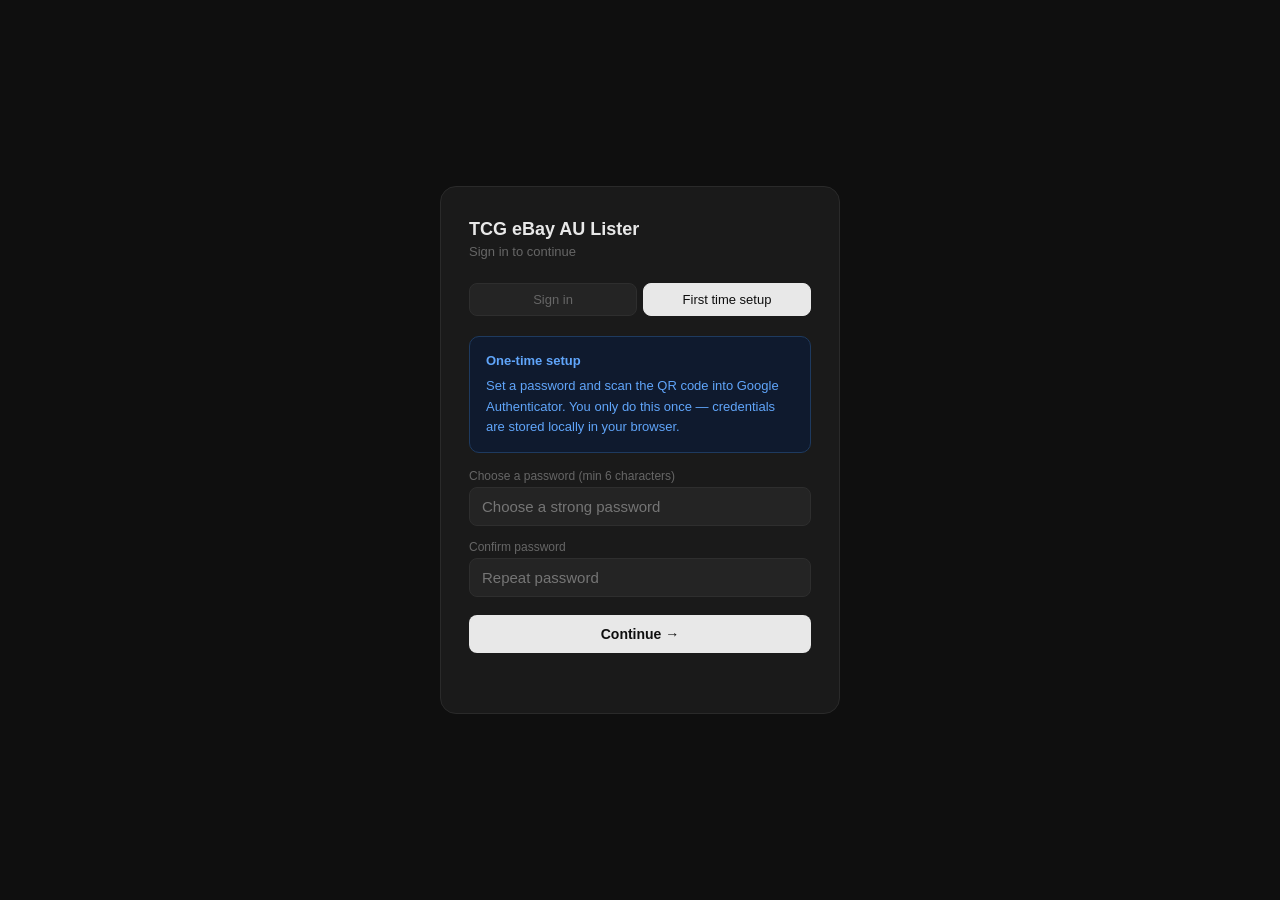
<file: index.html>
<!DOCTYPE html>
<html lang="en">
<head>
  <meta charset="UTF-8" />
  <meta name="viewport" content="width=device-width, initial-scale=1.0" />
  <title>TCG eBay AU Bulk Lister</title>
    <script>
    // Auth gate — redirect to login if no valid session
    (function() {
      const raw = localStorage.getItem('tcg_auth_session');
      if (!raw) { window.location.replace('auth.html'); return; }
      try {
        const s = JSON.parse(raw);
        if (!s.expires || s.expires < Date.now()) {
          localStorage.removeItem('tcg_auth_session');
          window.location.replace('auth.html');
        }
      } catch(e) { window.location.replace('auth.html'); }
    })();
  </script>
  <link rel="stylesheet" href="css/style.css?v=20260820b" />
</head>
<body>
<div class="container">

  <div class="header" style="display:flex; align-items:flex-start; justify-content:space-between; gap:10px; flex-wrap:wrap;">
    <div>
      <h1>TCG eBay AU Bulk Lister</h1>
      <p>Scan · auto-price · export — One Piece, Pokémon, Yu-Gi-Oh! &amp; Gundam <span id="build-stamp" style="opacity:0.4;font-size:11px;">build 20260820b</span></p>
    </div>
    <div style="display:flex; align-items:center; gap:8px; margin-top:4px;">
      <span class="sync-pill" id="sync-pill" onclick="Sync.openModal()">
        🔄 <span id="sync-pill-label">Set up sync</span>
      </span>
      <button onclick="logout()" style="font-size:12px; padding:6px 12px; border-radius:7px; background:none; border:1px solid #2e2e2e; color:#666; cursor:pointer; font-family:inherit; white-space:nowrap;">Sign out</button>
    </div>
  </div>
  <div id="sync-msg" style="display:none; font-size:12px; color:var(--accent); padding:8px 12px; background:#0f1a2e; border:1px solid #1e3a5f; border-radius:8px; margin-bottom:12px;"></div>

  <!-- Sync modal -->
  <div id="sync-modal" style="display:none; position:fixed; inset:0; background:rgba(0,0,0,0.7); z-index:1000; align-items:center; justify-content:center; padding:16px;">
    <div style="background:var(--bg-card); border:1px solid var(--border); border-radius:14px; padding:24px; max-width:380px; width:100%;">
      <h2 style="font-size:16px; margin-bottom:8px;">🔄 Cross-device sync</h2>
      <p style="font-size:13px; color:var(--text-muted); margin-bottom:16px;">
        Use the same sync code on your phone and computer to share your card list. Scan on mobile, export on desktop.
      </p>
      <label style="font-size:12px; color:var(--text-muted); display:block; margin-bottom:4px;">Sync code</label>
      <input type="text" id="sync-code-input" placeholder="e.g. K7M2PQ" maxlength="12"
        style="width:100%; padding:11px; font-size:18px; font-family:monospace; letter-spacing:3px; text-transform:uppercase; text-align:center; margin-bottom:12px;" />
      <div style="display:flex; gap:8px; margin-bottom:12px;">
        <button onclick="Sync.createNew()" class="btn-clear" style="flex:1; padding:10px;">Generate new code</button>
      </div>
      <div style="display:flex; gap:8px; margin-bottom:8px;">
        <button onclick="Sync.pull()" class="btn-bulk" style="flex:1;">⬇ Pull from cloud</button>
        <button onclick="Sync.push()" class="btn-bulk" style="flex:1;">⬆ Push to cloud</button>
      </div>
      <div style="display:flex; gap:8px;">
        <button onclick="Sync.saveAndClose()" class="btn-add" style="flex:1; margin-top:0;">Save &amp; close</button>
        <button onclick="Sync.closeModal()" class="btn-clear" style="padding:10px 16px;">Cancel</button>
      </div>
      <p style="font-size:11px; color:var(--text-hint); margin-top:14px; line-height:1.5;">
        Tip: Generate a code on one device, then enter the same code on the other. Your list pushes automatically as you make changes.
      </p>
    </div>
  </div>

  <input type="hidden" id="api-key-input" />
  <div style="display:none" id="api-status"></div>

  <!-- Stats -->
  <div class="stats">
    <div class="stat"><div class="stat-val" id="stat-count">0</div><div class="stat-label">listings</div></div>
    <div class="stat"><div class="stat-val" id="stat-total">$0.00</div><div class="stat-label">total value (AUD)</div></div>
    <div class="stat"><div class="stat-val" id="stat-avg">—</div><div class="stat-label">avg. price</div></div>
    <div class="stat"><div class="stat-val" id="stat-unpriced">0</div><div class="stat-label">unpriced</div></div>
  </div>

  <!-- AI Scan Section -->
  <div class="card">
    <div style="display:flex; align-items:center; justify-content:space-between; margin-bottom:6px;">
      <h2 style="margin-bottom:0;">📷 Scan cards — any TCG</h2>
      <span style="font-size:11px; color:var(--text-muted);">Auto-detects the game · mix all four freely</span>
    </div>
    <p style="font-size:12px; color:var(--text-muted); margin-bottom:12px;">
      Scan a mixed pile of any of the four games — Claude identifies the game, card, number and variant for each one automatically, then fetches data and pricing. No need to pick a game first.
    </p>

    <!-- Scan mode toggle -->
    <div class="scan-mode-toggle">
      <button class="scan-mode-btn active" id="scan-mode-upload" onclick="Scan.setMode('upload')">📁 Upload</button>
      <button class="scan-mode-btn" id="scan-mode-camera" onclick="Scan.setMode('camera')">📸 Camera</button>
      <button class="scan-mode-btn" id="scan-mode-phone" onclick="Scan.setMode('phone')">📱 Phone (live QR)</button>
    </div>

    <!-- Upload mode -->
    <div id="scan-dropzone" style="border:2px dashed var(--border-md); border-radius:10px; padding:28px; text-align:center; cursor:pointer; transition:border-color 0.15s;">
      <input type="file" id="scan-file-input" accept="image/*" multiple style="display:none;" onchange="Scan.handleFiles(this.files)" />
      <div style="font-size:32px; margin-bottom:8px;">🃏</div>
      <div style="font-size:14px; color:var(--text); margin-bottom:4px;">Click to upload card scans</div>
      <div style="font-size:12px; color:var(--text-muted);">or drag &amp; drop — multiple images at once (JPG, PNG)</div>
    </div>

    <!-- Camera mode (mobile card slinger) -->
    <div id="scan-camera-mode" style="display:none;">
      <input type="file" id="scan-camera-input" accept="image/*" capture="environment" style="display:none;" onchange="Scan.handleFiles(this.files)" />
      <button id="camera-capture-btn" onclick="document.getElementById('scan-camera-input').click()">
        📸 Capture card
      </button>
      <p style="font-size:12px; color:var(--text-muted); text-align:center; margin-top:8px;">
        Point at each card as your slinger flips it. Each capture is scanned, identified &amp; added.
      </p>
      <div style="display:flex; align-items:center; gap:8px; margin-top:10px; justify-content:center;">
        <label style="font-size:12px; color:var(--text-muted); display:flex; align-items:center; gap:6px;">
          <input type="checkbox" id="scan-rapid-mode" checked style="width:auto;" />
          Rapid mode — auto-add high-confidence cards without review
        </label>
      </div>
    </div>

    <!-- Phone live-scan mode (QR connect) -->
    <div id="scan-phone-mode" style="display:none;">
      <div style="display:flex; gap:18px; align-items:center; flex-wrap:wrap; justify-content:center; padding:8px 0;">
        <div style="background:#fff; padding:10px; border-radius:12px; flex-shrink:0;">
          <img id="phone-qr" alt="QR code" style="display:block; width:180px; height:180px;" />
        </div>
        <div style="flex:1; min-width:220px;">
          <div style="font-size:14px; font-weight:600; margin-bottom:6px;">📱 Scan with your phone</div>
          <ol style="font-size:13px; color:var(--text-muted); margin:0 0 10px 18px; line-height:1.7;">
            <li>Open your phone camera and point it at this QR code</li>
            <li>Tap the link to open the scanner page</li>
            <li>Allow camera access, then capture each card</li>
          </ol>
          <div style="font-size:12px; color:var(--text-muted);">Or go to <strong>/capture.html</strong> on your phone and enter code:</div>
          <div id="phone-code" style="font-family:monospace; font-size:24px; letter-spacing:4px; color:var(--text); margin:4px 0;">------</div>
          <a id="phone-link" href="#" target="_blank" style="font-size:11px; color:var(--accent); word-break:break-all;"></a>
        </div>
      </div>
      <div id="phone-status" style="font-size:13px; text-align:center; margin-top:10px; color:var(--amber); font-weight:500;">Waiting for phone to connect…</div>
      <p style="font-size:11px; color:var(--text-muted); text-align:center; margin-top:6px;">
        Cards captured on your phone appear here automatically. High-confidence cards are added straight to your list.
      </p>

      <!-- Live thumbnail strip of incoming captures -->
      <div id="phone-thumbs-wrap" style="display:none; margin-top:12px;">
        <div style="font-size:11px; color:var(--text-muted); margin-bottom:6px; display:flex; align-items:center; gap:10px; flex-wrap:wrap;">
          <span>Recent captures</span>
          <span style="color:var(--green)">● added</span>
          <span style="color:var(--amber)">● review</span>
          <span style="color:#60a5fa">● duplicate</span>
          <span style="color:var(--red)">● unreadable</span>
        </div>
        <div id="phone-thumbs" style="display:flex; gap:8px; overflow-x:auto; padding-bottom:6px; -webkit-overflow-scrolling:touch;"></div>
      </div>
    </div>

    <div id="scan-options" style="display:none; margin-top:12px;">
      <div class="form-row row-2" style="margin-bottom:10px;">
        <div class="field">
          <label>Default condition for scanned cards</label>
          <select id="scan-cond">
            <option value="Near Mint">Near Mint</option>
            <option value="Lightly Played">Lightly Played</option>
            <option value="Moderately Played">Moderately Played</option>
          </select>
        </div>
        <div class="field">
          <label>Auto-price after scan?</label>
          <select id="scan-autoprice">
            <option value="yes">Yes — research price automatically</option>
            <option value="no">No — I'll price later</option>
          </select>
        </div>
      </div>
    </div>

    <div id="scan-progress-wrap" class="progress-bar-wrap" style="display:none; margin-top:12px;">
      <div class="progress-bar-fill" id="scan-progress-fill"></div>
    </div>
    <div id="scan-status" class="bulk-status" style="display:none;"></div>

    <!-- Scan results preview -->
    <div id="scan-results" style="display:none; margin-top:14px;"></div>
  </div>

  <!-- Add Card Form -->
  <div class="card">
    <h2>Add a card manually</h2>

    <div class="game-toggle">
      <button class="game-btn active" id="btn-op" onclick="UI.setGame('onePiece')">One Piece</button>
      <button class="game-btn" id="btn-pk" onclick="UI.setGame('pokemon')">Pokémon</button>
      <button class="game-btn" id="btn-ygo" onclick="UI.setGame('yugioh')">Yu-Gi-Oh!</button>
      <button class="game-btn" id="btn-gd" onclick="UI.setGame('gundam')">Gundam</button>
    </div>

    <!-- One Piece fields -->
    <div id="op-fields">
      <div class="form-row row-5" style="margin-bottom:12px;">
        <div class="field">
          <label>Card number <span style="color:var(--text-muted); font-weight:400;">— press Enter to search</span></label>
          <div class="input-action-row">
            <input type="text" id="f-op-number" placeholder="e.g. OP05-119" maxlength="12" onkeydown="if(event.key==='Enter') UI.searchOPVariants()" />
            <button class="btn-lookup" onclick="UI.searchOPVariants()">Search</button>
          </div>
          <div class="lookup-status" id="lookup-status"></div>
          <!-- hidden fields to store selected variant -->
          <input type="hidden" id="f-op-suffix" value="" />
          <input type="hidden" id="f-op-variant-label" value="" />
          <div id="card-preview" style="display:none; margin-top:8px;">
            <img id="card-preview-img" src="" alt="" style="width:60px; border-radius:5px; border:1px solid #2a2a2a;" />
          </div>
        </div>
        <div class="field">
          <label>Card name</label>
          <input type="text" id="f-op-name" placeholder="e.g. Monkey D. Luffy" />
        </div>
        <div class="field">
          <label>Language</label>
          <select id="f-op-lang">
            <option value="English">English</option>
            <option value="Japanese">Japanese</option>
          </select>
        </div>
        <div class="field">
          <label>Condition</label>
          <select id="f-op-cond">
            <option value="Near Mint">Near Mint</option>
            <option value="Lightly Played">Lightly Played</option>
            <option value="Moderately Played">Moderately Played</option>
          </select>
        </div>
        <div class="field">
          <label>Qty</label>
          <input type="number" id="f-op-qty" value="1" min="1" max="99" />
        </div>
        <input type="hidden" id="f-op-rarity" value="SR" />
      </div>

      <!-- One Piece variant picker -->
      <div id="op-card-picker" style="display:none;">
        <p style="font-size:13px; color:var(--text-muted); margin-bottom:10px;">Multiple variants found — click the correct one:</p>
        <div id="op-card-grid" class="pk-picker"></div>
      </div>
    </div>

    <!-- Pokémon fields -->
    <div id="pk-fields" style="display:none;">
      <div class="form-row row-4" style="margin-bottom:12px;">
        <div class="field">
          <label>Card number <span style="color:var(--text-muted); font-weight:400;">(e.g. 025/198)</span></label>
          <div class="input-action-row">
            <input type="text" id="f-pk-number" placeholder="025/198" maxlength="12" />
            <button class="btn-lookup" id="pk-search-btn" onclick="UI.searchPokemonCard()">Search</button>
          </div>
          <div class="lookup-status" id="pk-lookup-status"></div>
          <div id="pk-card-preview" style="display:none; margin-top:8px;">
            <img id="pk-card-preview-img" src="" alt="" style="width:60px; border-radius:5px; border:1px solid #2a2a2a;" />
          </div>
        </div>
        <div class="field">
          <label>Card name</label>
          <input type="text" id="f-pk-name" placeholder="Auto-filled on search" />
        </div>
        <div class="field">
          <label>Condition</label>
          <select id="f-pk-cond">
            <option value="Near Mint">Near Mint</option>
            <option value="Lightly Played">Lightly Played</option>
            <option value="Moderately Played">Moderately Played</option>
          </select>
        </div>
        <div class="field">
          <label>Qty</label>
          <input type="number" id="f-pk-qty" value="1" min="1" max="99" />
        </div>
      </div>

      <!-- Pokémon card picker grid -->
      <div id="pk-card-picker" style="display:none;">
        <p style="font-size:13px; color:var(--text-muted); margin-bottom:10px;">Multiple cards found — click the correct one:</p>
        <div id="pk-card-grid" class="pk-picker"></div>
      </div>
    </div>

    <!-- Yu-Gi-Oh! fields -->
    <div id="ygo-fields" style="display:none;">
      <div class="form-row row-4" style="margin-bottom:12px;">
        <div class="field">
          <label>Card number <span style="color:var(--text-muted); font-weight:400;">— press Enter to search</span></label>
          <div class="input-action-row">
            <input type="text" id="f-ygo-number" placeholder="e.g. LOCR-JP001" maxlength="16"
              onkeydown="if(event.key==='Enter') UI.searchYugiohCard()" />
            <button class="btn-lookup" onclick="UI.searchYugiohCard()">Search</button>
          </div>
          <div class="lookup-status" id="ygo-lookup-status"></div>
          <div id="ygo-card-preview" style="display:none; margin-top:8px;">
            <img id="ygo-card-preview-img" src="" alt="" style="width:52px; border-radius:5px; border:1px solid #2a2a2a;" />
          </div>
        </div>
        <div class="field">
          <label>Card name</label>
          <input type="text" id="f-ygo-name" placeholder="Auto-filled on search" />
        </div>
        <div class="field">
          <label>Condition</label>
          <select id="f-ygo-cond">
            <option value="Near Mint">Near Mint</option>
            <option value="Lightly Played">Lightly Played</option>
            <option value="Moderately Played">Moderately Played</option>
          </select>
        </div>
        <div class="field">
          <label>Qty</label>
          <input type="number" id="f-ygo-qty" value="1" min="1" max="99" />
        </div>
      </div>
    </div>

    <!-- Gundam fields -->
    <div id="gd-fields" style="display:none;">
      <div class="form-row row-4" style="margin-bottom:12px;">
        <div class="field">
          <label>Card number <span style="color:var(--text-muted); font-weight:400;">— press Enter to search</span></label>
          <div class="input-action-row">
            <input type="text" id="f-gd-number" placeholder="e.g. GD01-068" maxlength="14"
              onkeydown="if(event.key==='Enter') UI.searchGundamCard()" />
            <button class="btn-lookup" onclick="UI.searchGundamCard()">Search</button>
          </div>
          <div class="lookup-status" id="gd-lookup-status"></div>
          <div id="gd-card-preview" style="display:none; margin-top:8px;">
            <img id="gd-card-preview-img" src="" alt="" style="width:52px; border-radius:5px; border:1px solid #2a2a2a;" />
          </div>
        </div>
        <div class="field">
          <label>Card name</label>
          <input type="text" id="f-gd-name" placeholder="Auto-filled on search" />
        </div>
        <div class="field">
          <label>Condition</label>
          <select id="f-gd-cond">
            <option value="Near Mint">Near Mint</option>
            <option value="Lightly Played">Lightly Played</option>
            <option value="Moderately Played">Moderately Played</option>
          </select>
        </div>
        <div class="field">
          <label>Qty</label>
          <input type="number" id="f-gd-qty" value="1" min="1" max="99" />
        </div>
      </div>
    </div>

    <!-- Rarity — shared, populated per game -->
    <div class="form-row row-2" style="margin-bottom:12px;">
      <div class="field">
        <label>Rarity <span style="color:var(--text-muted); font-weight:400;">— auto-detected, override if needed</span></label>
        <select id="f-rarity"></select>
      </div>
      <div class="field" id="pk-finish-wrap" style="display:none;">
        <label>Finish <span style="color:var(--text-muted); font-weight:400;">— Pokémon only</span></label>
        <select id="f-pk-variant" onchange="UI.onPokemonVariantChange && UI.onPokemonVariantChange()">
          <option value="Normal">Normal (non-holo)</option>
          <option value="Holo">Holo</option>
          <option value="Reverse Holo">Reverse Holo</option>
          <option value="Poke Ball">Poké Ball Pattern</option>
          <option value="Master Ball">Master Ball Pattern</option>
        </select>
        <input type="hidden" id="f-pk-marketprice" />
      </div>
    </div>

    <!-- Listing type — shared across all games -->
    <div class="listing-type-row" style="margin-bottom:12px;">
      <label style="font-size:12px; color:var(--text-muted); margin-bottom:6px; display:block;">Listing type</label>
      <div style="display:flex; gap:6px; flex-wrap:wrap;">
        <button class="type-btn active" id="type-lot-1" onclick="UI.setListingType('lot-1')">1x</button>
        <button class="type-btn" id="type-lot-2" onclick="UI.setListingType('lot-2')">2x</button>
        <button class="type-btn" id="type-lot-3" onclick="UI.setListingType('lot-3')">3x</button>
        <button class="type-btn" id="type-lot-4" onclick="UI.setListingType('lot-4')">4x</button>
        <button class="type-btn" id="type-playset" onclick="UI.setListingType('playset')" title="4x cards as a competitive playset bundle">Playset</button>
      </div>
    </div>

    <!-- Shared price / postage -->
    <div class="form-row row-3" style="margin-top:12px;">
      <div class="field">
        <label>Price (AUD) <span style="color:var(--text-muted); font-weight:400;">— edit freely</span></label>
        <input type="number" id="f-price" placeholder="Enter or auto-fetch" min="0" step="0.01" />
      </div>
      <div class="field">
        <label>Postage</label>
        <select id="f-post" onchange="UI.toggleCustomPost()">
          <option value="0" selected>Free postage</option>
          <option value="3.50">Standard letter — $3.50</option>
          <option value="7.50">Tracked parcel — $7.50</option>
          <option value="custom">Custom...</option>
        </select>
      </div>
      <div class="field" id="custom-post-wrap" style="display:none;">
        <label>Custom postage (AUD)</label>
        <input type="number" id="f-custom-post" placeholder="0.00" min="0" step="0.01" />
      </div>
    </div>

    <button class="btn-add" onclick="Listings.add()">+ Add to list</button>
  </div>

  <!-- Listings -->
  <div class="card">
    <div style="display:flex; align-items:center; justify-content:space-between; margin-bottom:14px;">
      <h2 style="margin-bottom:0;">Your listings</h2>
      <div style="display:flex; align-items:center; gap:8px; flex-wrap:wrap;">
        <span id="save-status" style="font-size:12px; color:var(--green); opacity:0; transition:opacity 0.4s;"></span>
        <button class="btn-clear" onclick="CSV.downloadTemplate()">↓ Template</button>
        <label class="btn-clear" style="cursor:pointer;" title="Import CSV">
          ↑ Import
          <input type="file" id="import-csv-input" accept=".csv" style="display:none;" onchange="CSV.importCSV(this)" />
        </label>
        <button class="btn-clear" onclick="Listings.clearAll()">Clear all</button>
      </div>
    </div>

    <div class="listings-header">
      <span></span><span>Game</span><span>Number</span><span>Name</span>
      <span>Set</span><span>Cond</span><span>Type</span><span>Price</span><span>eBay</span><span>Post</span><span></span>
    </div>

    <!-- Clear all confirmation bar -->
    <div id="clear-confirm-bar" style="display:none; align-items:center; justify-content:space-between; background:#1a0a0a; border:1px solid #3a1515; border-radius:8px; padding:10px 14px; margin-bottom:12px;">
      <span style="font-size:13px; color:#e8e8e8;">Clear all <strong id="clear-confirm-count">0</strong> listings? This cannot be undone.</span>
      <div style="display:flex; gap:8px;">
        <button onclick="Listings.clearAllConfirmed()" style="padding:6px 14px; border-radius:6px; background:#dc2626; color:#fff; border:none; cursor:pointer; font-size:13px; font-family:inherit; font-weight:500;">Yes, clear all</button>
        <button onclick="Listings.clearAllCancelled()" style="padding:6px 14px; border-radius:6px; background:var(--bg-input); color:var(--text-muted); border:1px solid var(--border-md); cursor:pointer; font-size:13px; font-family:inherit;">Cancel</button>
      </div>
    </div>

    <div id="empty-msg" class="empty">
      No cards added yet — use the form above to get started.
      <br><span style="font-size:12px; color:var(--text-hint); margin-top:4px; display:block;">Your list auto-saves in this browser.</span>
    </div>
    <!-- Bulk-lot selection bar (shown in select mode) -->
    <div id="selection-bar" style="display:none; margin-bottom:12px; padding:12px 14px; background:linear-gradient(180deg,#1f1a2e,#1a1726); border:1px solid #3a2e5a; border-radius:10px;"></div>

    <div id="flag-banner" style="display:none; margin-bottom:12px; padding:10px 14px; background:linear-gradient(180deg,rgba(245,158,11,0.16),rgba(245,158,11,0.06)); border:1px solid var(--amber); border-radius:10px; font-size:13px; color:#fbbf24;"></div>

    <div id="listings-list"></div>

    <div id="action-bar" style="display:none; margin-top:16px;">

      <!-- Bulk-lot select toggle -->
      <button class="btn-bulk-select" onclick="Listings.toggleSelectMode()" style="margin-bottom:10px;">📦 Select cards for a bulk lot</button>


      <!-- Claude AI bulk pricer -->
      <div class="claude-pricing-box">
        <div class="claude-pricing-header">
          <span>🤖 Claude AI Price Research</span>
          <span style="font-size:11px; color:var(--text-muted);">Uses AI knowledge of TCG market — verify high-value cards on eBay</span>
        </div>
        <button id="claude-bulk-btn" class="btn-claude" onclick="ClaudeAI.bulkPrice()">
          Research prices for all unpriced cards
        </button>
        <div class="progress-bar-wrap" id="claude-progress-wrap" style="display:none;">
          <div class="progress-bar-fill" id="claude-progress-fill"></div>
        </div>
        <div class="bulk-status" id="claude-bulk-status" style="display:none;"></div>
        <div style="font-size:11px; color:var(--text-muted); margin-top:6px;">
          ● Green dot = high confidence &nbsp;
          ● White dot = medium confidence &nbsp;
          ● <span style="color:var(--amber);">● Amber dot = low confidence, verify on eBay</span>
        </div>
      </div>

      <!-- eBay market check -->
      <div class="claude-pricing-box" style="margin-top:10px;">
        <div class="claude-pricing-header">
          <span>📊 eBay AU market check</span>
          <span style="font-size:11px; color:var(--text-muted);">Compares your prices to live eBay AU listings</span>
        </div>
        <div style="display:flex; gap:8px; flex-wrap:wrap;">
          <button id="market-autofill-btn" class="btn-claude" style="flex:1; background:#1a2e1a; color:#4ade80; border-color:#1e4a1e;" onclick="Market.bulkCheck(true)">
            ⬇ Auto-fill all prices from eBay market
          </button>
          <button id="market-check-btn" class="btn-claude" style="flex:1;" onclick="Market.bulkCheck(false)">
            Check existing prices only
          </button>
        </div>
        <div class="bulk-status" id="market-status" style="display:none;"></div>
        <div style="font-size:11px; color:var(--text-muted); margin-top:6px;">
          eBay returns live AU listings, then Claude filters them to your exact card &amp; variant (excluding wrong arts, graded, lots) and prices from the matches. Lots stay at the per-card price (eBay Quantity holds the stock count); only playsets are priced as a 4-card bundle.
          Indicators: <span style="color:var(--green)">● In range</span>,
          <span style="color:var(--amber)">● Above market</span>,
          <span style="color:#60a5fa">● Below market</span>.
        </div>
      </div>

      <!-- eBay manual fallback -->
      <button id="bulk-fetch-btn" class="btn-bulk" onclick="API.bulkFetch()" style="display:none; margin-top:8px;">Open eBay sold search for unpriced cards</button>
      <div id="bulk-status" class="bulk-status" style="display:none;"></div>

      <button class="btn-download" onclick="CSV.download()" style="margin-top:10px;">&#8595; Download eBay CSV</button>
      <p class="hint">Upload via: eBay Seller Hub › Listings › Bulk listing upload › File Exchange</p>
    </div>
  </div>

</div>
<script src="js/sets.js?v=20260820b"></script>
<script src="js/rarities.js?v=20260820b"></script>
<script src="js/api.js?v=20260820b"></script>
<script src="js/listings.js?v=20260820b"></script>
<script src="js/csv.js?v=20260820b"></script>
<script src="js/ui.js?v=20260820b"></script>
<script src="js/claude.js?v=20260820b"></script>
<script src="js/scan.js?v=20260820b"></script>
<script src="js/sync.js?v=20260820b"></script>
<script src="js/market.js?v=20260820b"></script>
<script>
function logout() {
  localStorage.removeItem('tcg_auth_session');
  window.location.replace('auth.html');
}
</script>
</body>
</html>
</file>
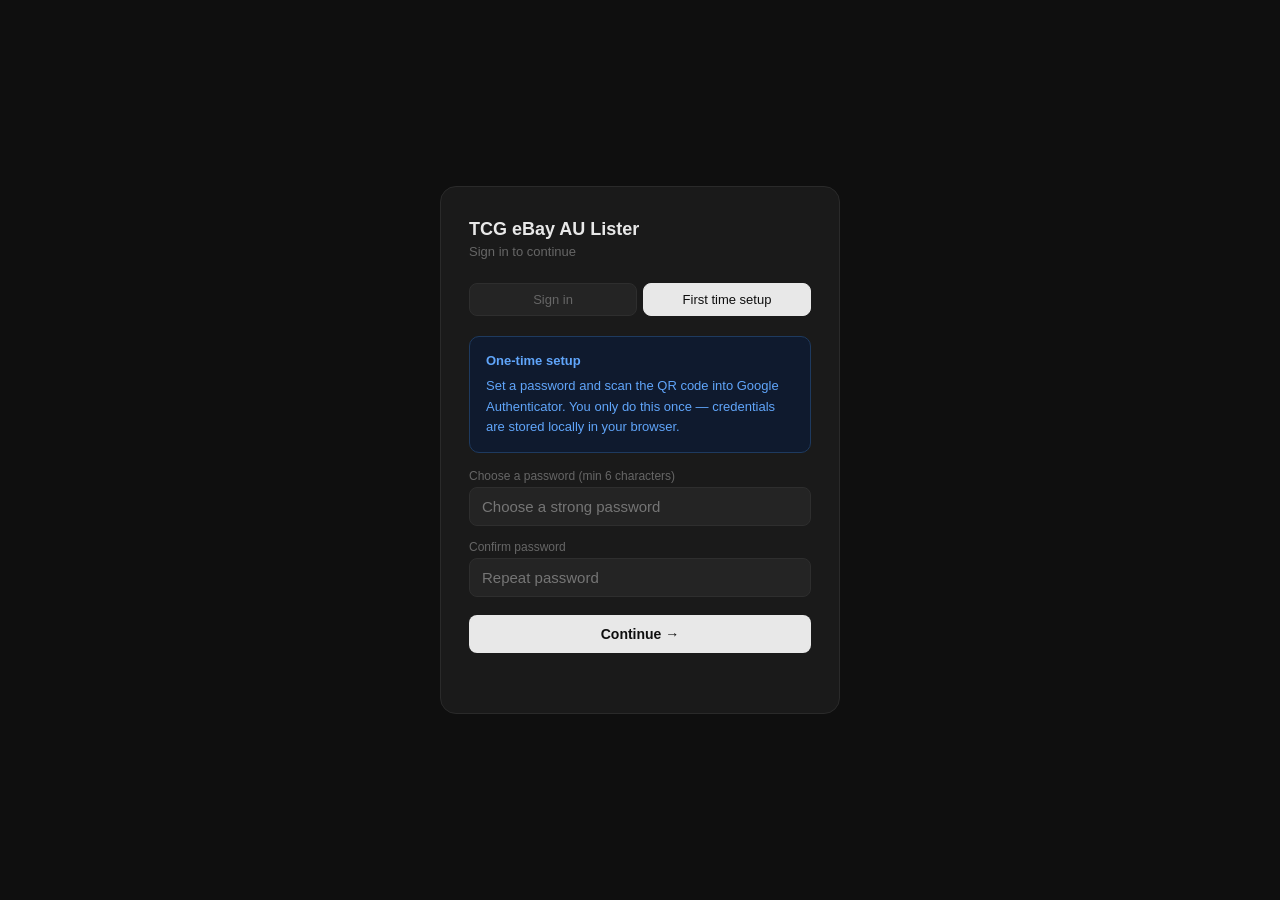
<file: auth.html>
<!DOCTYPE html>
<html lang="en">
<head>
  <meta charset="UTF-8" />
  <meta name="viewport" content="width=device-width, initial-scale=1.0" />
  <title>TCG Lister — Login</title>
  <style>
    *, *::before, *::after { box-sizing: border-box; margin: 0; padding: 0; }
    body {
      font-family: -apple-system, BlinkMacSystemFont, 'Segoe UI', sans-serif;
      background: #0f0f0f; color: #e8e8e8;
      display: flex; align-items: center; justify-content: center;
      min-height: 100vh; padding: 16px;
    }
    .box {
      background: #1a1a1a; border: 1px solid #2a2a2a;
      border-radius: 16px; padding: 32px 28px;
      width: 100%; max-width: 400px;
    }
    h1 { font-size: 18px; font-weight: 700; margin-bottom: 4px; }
    .sub { font-size: 13px; color: #666; margin-bottom: 24px; }
    label { display: block; font-size: 12px; color: #666; margin-bottom: 4px; }
    input[type=password], input[type=text] {
      width: 100%; padding: 10px 12px; border: 1px solid #2e2e2e;
      border-radius: 8px; background: #242424; color: #e8e8e8;
      font-size: 15px; font-family: inherit; outline: none; margin-bottom: 14px;
    }
    input[type=number] {
      width: 100%; padding: 12px; border: 1px solid #2e2e2e;
      border-radius: 8px; background: #242424; color: #e8e8e8;
      font-size: 24px; font-family: monospace; letter-spacing: 8px;
      text-align: center; outline: none; margin-bottom: 14px;
      -moz-appearance: textfield;
    }
    input[type=number]::-webkit-inner-spin-button,
    input[type=number]::-webkit-outer-spin-button { -webkit-appearance: none; }
    input:focus { border-color: #3b82f6; box-shadow: 0 0 0 3px rgba(59,130,246,0.12); }
    .btn {
      width: 100%; padding: 11px; border-radius: 8px; border: none;
      background: #e8e8e8; color: #0f0f0f; font-size: 14px; font-weight: 600;
      cursor: pointer; font-family: inherit; margin-top: 4px;
    }
    .btn:hover { background: #fff; }
    .btn:disabled { opacity: 0.5; cursor: not-allowed; }
    .btn-sec {
      width: 100%; padding: 11px; border-radius: 8px;
      border: 1px solid #2e2e2e; background: none;
      color: #888; font-size: 14px; font-weight: 500;
      cursor: pointer; font-family: inherit; margin-top: 8px;
    }
    .btn-sec:hover { color: #e8e8e8; border-color: #444; }
    .err { font-size: 13px; color: #ef4444; text-align: center; margin-top: 10px; min-height: 18px; }
    .ok  { font-size: 13px; color: #22c55e; text-align: center; margin-top: 10px; min-height: 18px; }
    hr   { border: none; border-top: 1px solid #2a2a2a; margin: 20px 0; }
    .info-box {
      background: #0f1a2e; border: 1px solid #1e3a5f;
      border-radius: 10px; padding: 14px 16px; margin-bottom: 16px;
      font-size: 13px; color: #60a5fa; line-height: 1.6;
    }
    .info-box strong { display: block; margin-bottom: 4px; }
    #qr-wrap { text-align: center; margin: 14px 0; }
    #qr-wrap img { border-radius: 8px; border: 6px solid #fff; }
    .secret-box {
      font-family: monospace; font-size: 13px; background: #111;
      border: 1px solid #2a2a2a; border-radius: 6px; padding: 10px;
      text-align: center; letter-spacing: 3px; color: #94a3b8;
      word-break: break-all; margin: 8px 0 16px;
    }
    .tabs { display: flex; gap: 6px; margin-bottom: 20px; }
    .tab {
      flex: 1; padding: 8px; border-radius: 8px; border: 1px solid #2e2e2e;
      background: #242424; color: #666; font-size: 13px; font-weight: 500;
      cursor: pointer; font-family: inherit;
    }
    .tab.active { background: #e8e8e8; color: #0f0f0f; border-color: #e8e8e8; }
  </style>
</head>
<body>
<div class="box">
  <h1>TCG eBay AU Lister</h1>
  <p class="sub" id="page-sub">Sign in to continue</p>

  <div class="tabs">
    <button class="tab active" id="tab-login" onclick="showTab('login')">Sign in</button>
    <button class="tab" id="tab-setup" onclick="showTab('setup')">First time setup</button>
  </div>

  <!-- ── LOGIN ── -->
  <div id="pane-login">
    <div>
      <label>Password</label>
      <input type="password" id="login-pw" placeholder="Enter your password" autocomplete="current-password" />
    </div>
    <div>
      <label>Google Authenticator code</label>
      <input type="number" id="login-otp" placeholder="000000" autocomplete="one-time-code" />
    </div>
    <button class="btn" onclick="doLogin()" id="login-btn">Sign in</button>
    <div class="err" id="login-err"></div>
  </div>

  <!-- ── SETUP ── -->
  <div id="pane-setup" style="display:none;">
    <div id="setup-step1">
      <div class="info-box">
        <strong>One-time setup</strong>
        Set a password and scan the QR code into Google Authenticator. You only do this once — credentials are stored locally in your browser.
      </div>
      <div>
        <label>Choose a password (min 6 characters)</label>
        <input type="password" id="setup-pw" placeholder="Choose a strong password" />
      </div>
      <div>
        <label>Confirm password</label>
        <input type="password" id="setup-pw2" placeholder="Repeat password" />
      </div>
      <button class="btn" onclick="doSetupStep1()">Continue →</button>
      <div class="err" id="setup-err1"></div>
    </div>

    <div id="setup-step2" style="display:none;">
      <p style="font-size:13px; color:#888; margin-bottom:10px;">
        <strong style="color:#e8e8e8;">Scan this QR code</strong> in Google Authenticator (tap + → Scan QR code):
      </p>
      <div id="qr-wrap"></div>
      <p style="font-size:12px; color:#666; margin-bottom:4px;">Or enter this key manually in Google Authenticator:</p>
      <div class="secret-box" id="secret-display"></div>

      <hr />
      <label>Enter the 6-digit code from Google Authenticator to confirm:</label>
      <input type="number" id="setup-otp" placeholder="000000" />
      <button class="btn" onclick="doSetupStep2()">Complete setup</button>
      <button class="btn-sec" onclick="showStep(1)">← Back</button>
      <div class="err" id="setup-err2"></div>
      <div class="ok"  id="setup-ok"></div>
    </div>
  </div>
</div>

<script>
/* ── Utilities ───────────────────────────────────────────── */

async function sha256(str) {
  const buf = await crypto.subtle.digest('SHA-256', new TextEncoder().encode(str));
  return Array.from(new Uint8Array(buf)).map(b => b.toString(16).padStart(2,'0')).join('');
}

function generateSecret(len = 16) {
  const alpha = 'ABCDEFGHIJKLMNOPQRSTUVWXYZ234567';
  const arr   = new Uint8Array(len);
  crypto.getRandomValues(arr);
  return Array.from(arr, b => alpha[b % 32]).join('');
}

/* ── TOTP (RFC 6238) ─────────────────────────────────────── */
// Pure JS implementation — no external libraries needed

function b32ToBytes(s) {
  s = s.toUpperCase().replace(/=+$/, '');
  const map = 'ABCDEFGHIJKLMNOPQRSTUVWXYZ234567';
  let buf = 0, bits = 0;
  const out = [];
  for (const c of s) {
    const v = map.indexOf(c);
    if (v < 0) continue;
    buf = (buf << 5) | v;
    bits += 5;
    if (bits >= 8) { out.push((buf >> (bits - 8)) & 0xff); bits -= 8; }
  }
  return new Uint8Array(out);
}

async function hmacSHA1(keyBytes, msgBytes) {
  const key = await crypto.subtle.importKey(
    'raw', keyBytes, { name: 'HMAC', hash: 'SHA-1' }, false, ['sign']
  );
  const sig = await crypto.subtle.sign('HMAC', key, msgBytes);
  return new Uint8Array(sig);
}

async function totp(secret, time) {
  const T       = Math.floor((time ?? Date.now() / 1000) / 30);
  const counter = new Uint8Array(8);
  let   t       = BigInt(T);
  for (let i = 7; i >= 0; i--) { counter[i] = Number(t & 0xffn); t >>= 8n; }
  const key     = b32ToBytes(secret);
  const mac     = await hmacSHA1(key, counter);
  const offset  = mac[mac.length - 1] & 0x0f;
  const code    = ((mac[offset] & 0x7f) << 24) |
                  (mac[offset+1] << 16) |
                  (mac[offset+2] << 8)  |
                   mac[offset+3];
  return String(code % 1_000_000).padStart(6, '0');
}

async function verifyTOTP(secret, token) {
  const now = Math.floor(Date.now() / 1000);
  const t   = String(token).padStart(6, '0');
  for (const delta of [-1, 0, 1]) {
    if (await totp(secret, now + delta * 30) === t) return true;
  }
  return false;
}

/* ── UI helpers ──────────────────────────────────────────── */

let pendingSecret = '';
let pendingPwHash = '';

function showTab(tab) {
  document.getElementById('pane-login').style.display = tab === 'login' ? 'block' : 'none';
  document.getElementById('pane-setup').style.display = tab === 'setup' ? 'block' : 'none';
  document.getElementById('tab-login').classList.toggle('active', tab === 'login');
  document.getElementById('tab-setup').classList.toggle('active', tab === 'setup');
}

function showStep(n) {
  document.getElementById('setup-step1').style.display = n === 1 ? 'block' : 'none';
  document.getElementById('setup-step2').style.display = n === 2 ? 'block' : 'none';
}

/* ── Setup flow ──────────────────────────────────────────── */

async function doSetupStep1() {
  const pw   = document.getElementById('setup-pw').value;
  const pw2  = document.getElementById('setup-pw2').value;
  const err  = document.getElementById('setup-err1');

  if (pw.length < 6)  { err.textContent = 'Password must be at least 6 characters.'; return; }
  if (pw !== pw2)     { err.textContent = 'Passwords do not match.'; return; }
  err.textContent = '';

  pendingPwHash  = await sha256(pw);
  pendingSecret  = generateSecret();

  const label  = 'TCG%20eBay%20Lister';
  const uri    = `otpauth://totp/${label}?secret=${pendingSecret}&issuer=TCGLister&algorithm=SHA1&digits=6&period=30`;
  const qrSrc  = `https://api.qrserver.com/v1/create-qr-code/?size=220x220&data=${encodeURIComponent(uri)}`;

  document.getElementById('qr-wrap').innerHTML       = `<img src="${qrSrc}" width="220" height="220" alt="QR" />`;
  document.getElementById('secret-display').textContent = pendingSecret;

  showStep(2);
}

async function doSetupStep2() {
  const otp = document.getElementById('setup-otp').value.trim();
  const err = document.getElementById('setup-err2');
  const ok  = document.getElementById('setup-ok');

  if (!otp || otp.length < 6) { err.textContent = 'Enter the 6-digit code from Google Authenticator.'; return; }

  if (!(await verifyTOTP(pendingSecret, otp))) {
    err.textContent = 'Code is incorrect or expired — try again with the current code.';
    return;
  }

  localStorage.setItem('tcg_pw_hash', pendingPwHash);
  localStorage.setItem('tcg_totp_secret', pendingSecret);
  localStorage.removeItem('tcg_auth_session');

  err.textContent = '';
  ok.textContent  = '✓ Setup complete! Redirecting to sign in…';
  setTimeout(() => { showTab('login'); showStep(1); ok.textContent = ''; }, 1800);
}

/* ── Login ───────────────────────────────────────────────── */

async function doLogin() {
  const pw  = document.getElementById('login-pw').value;
  const otp = document.getElementById('login-otp').value.trim();
  const err = document.getElementById('login-err');
  const btn = document.getElementById('login-btn');

  const storedHash   = localStorage.getItem('tcg_pw_hash');
  const storedSecret = localStorage.getItem('tcg_totp_secret');

  if (!storedHash || !storedSecret) {
    err.textContent = 'No account set up — use the First time setup tab.';
    return;
  }

  if (!otp || otp.length < 6) { err.textContent = 'Enter the 6-digit code from Google Authenticator.'; return; }

  btn.disabled    = true;
  btn.textContent = 'Checking…';
  err.textContent = '';

  const hash = await sha256(pw);
  if (hash !== storedHash) {
    err.textContent = 'Incorrect password.';
    btn.disabled = false; btn.textContent = 'Sign in';
    return;
  }

  if (!(await verifyTOTP(storedSecret, otp))) {
    err.textContent = 'Incorrect authenticator code — wait for the next code and try again.';
    btn.disabled = false; btn.textContent = 'Sign in';
    return;
  }

  const session = { expires: Date.now() + 24 * 60 * 60 * 1000 };
  localStorage.setItem('tcg_auth_session', JSON.stringify(session));
  window.location.href = 'index.html';
}

/* ── Init ────────────────────────────────────────────────── */
window.addEventListener('DOMContentLoaded', () => {
  // Already logged in?
  try {
    const s = JSON.parse(localStorage.getItem('tcg_auth_session') || '{}');
    if (s.expires > Date.now()) { window.location.href = 'index.html'; return; }
  } catch(e) {}

  // No account yet → show setup
  if (!localStorage.getItem('tcg_pw_hash')) showTab('setup');

  document.getElementById('login-pw').addEventListener('keydown',  e => { if (e.key === 'Enter') document.getElementById('login-otp').focus(); });
  document.getElementById('login-otp').addEventListener('keydown', e => { if (e.key === 'Enter') doLogin(); });
  document.getElementById('setup-otp').addEventListener('keydown', e => { if (e.key === 'Enter') doSetupStep2(); });
});
</script>
</body>
</html>
</file>
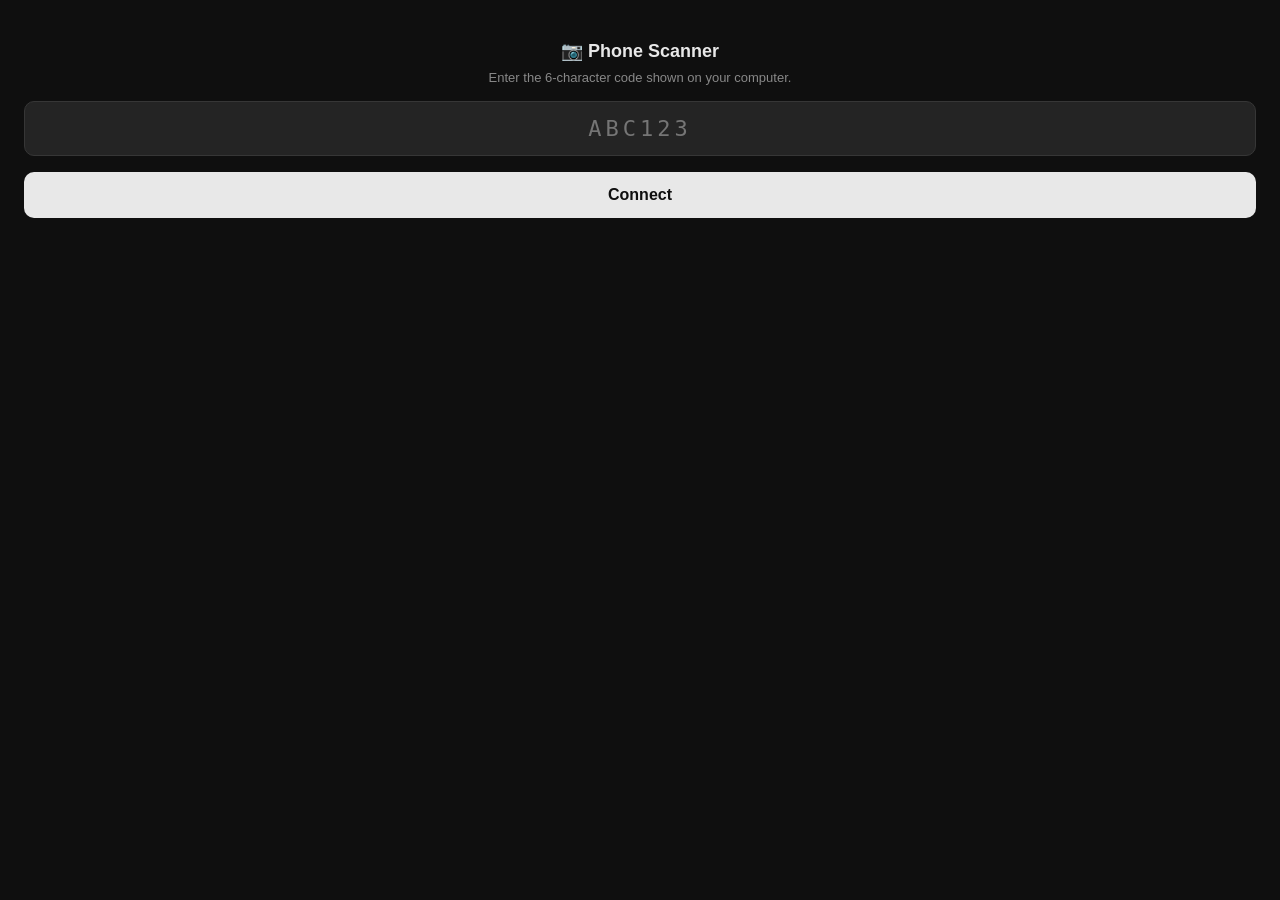
<file: capture.html>
<!DOCTYPE html>
<html lang="en">
<head>
  <meta charset="UTF-8" />
  <meta name="viewport" content="width=device-width, initial-scale=1.0, maximum-scale=1.0, user-scalable=no, viewport-fit=cover" />
  <title>TCG Lister — Phone Scanner</title>
  <style>
    *, *::before, *::after { box-sizing: border-box; margin: 0; padding: 0; }
    html, body { height: 100%; }
    body { font-family: -apple-system, BlinkMacSystemFont, 'Segoe UI', sans-serif; background: #0f0f0f; color: #e8e8e8; overflow: hidden; }

    /* Fill the ACTUAL visible viewport. dvh handles mobile browser chrome. */
    #app { display: flex; flex-direction: column; height: 100vh; height: 100dvh; }

    header { flex: 0 0 auto; padding: 10px 16px; padding-top: calc(10px + env(safe-area-inset-top)); background: #1a1a1a; border-bottom: 1px solid #2a2a2a; display: flex; align-items: center; justify-content: space-between; }
    header h1 { font-size: 14px; font-weight: 700; }
    #status { font-size: 12px; color: #4ade80; }
    #status.off { color: #f59e0b; }

    /* Camera fills all remaining space between header and footer */
    #video-wrap { flex: 1 1 auto; position: relative; background: #000; overflow: hidden; min-height: 0; }
    video { position: absolute; inset: 0; width: 100%; height: 100%; object-fit: cover; }
    #frame-guide { position: absolute; inset: 10% 8%; border: 3px solid rgba(74,222,128,0.7); border-radius: 14px; pointer-events: none; box-shadow: 0 0 0 100vmax rgba(0,0,0,0.25); }
    #frame-guide::after { content: 'Fit ONE card inside'; position: absolute; top: -24px; left: 0; right: 0; text-align: center; font-size: 11px; color: rgba(255,255,255,0.7); }
    #count-badge { position: absolute; top: 12px; right: 12px; background: rgba(0,0,0,0.65); color: #fff; font-size: 13px; padding: 6px 12px; border-radius: 99px; z-index: 2; }
    #last-card { position: absolute; bottom: 12px; left: 12px; right: 12px; background: rgba(0,0,0,0.7); color: #fff; font-size: 12px; padding: 8px 12px; border-radius: 10px; z-index: 2; display: none; }
    #flash { position: absolute; inset: 0; background: #fff; opacity: 0; pointer-events: none; transition: opacity 0.12s; z-index: 3; }

    /* Footer always pinned, always visible */
    footer { flex: 0 0 auto; padding: 14px 16px calc(14px + env(safe-area-inset-bottom)); background: #1a1a1a; border-top: 1px solid #2a2a2a; }
    #capture-btn { width: 100%; padding: 20px; font-size: 18px; font-weight: 700; border-radius: 14px; background: linear-gradient(135deg,#16a34a,#22c55e); color: #fff; border: none; cursor: pointer; font-family: inherit; display: flex; align-items: center; justify-content: center; gap: 10px; touch-action: manipulation; }
    #capture-btn:disabled { opacity: 0.55; }
    .hint { text-align: center; font-size: 11px; color: #666; margin-top: 8px; }

    #setup { padding: 40px 24px; text-align: center; }
    #setup input { width: 100%; padding: 14px; font-size: 22px; font-family: monospace; letter-spacing: 4px; text-align: center; text-transform: uppercase; background: #242424; border: 1px solid #363636; border-radius: 10px; color: #e8e8e8; margin: 16px 0; outline: none; }
    #setup button { width: 100%; padding: 14px; font-size: 16px; font-weight: 600; border-radius: 10px; background: #e8e8e8; color: #0f0f0f; border: none; cursor: pointer; }
    .err { color: #ef4444; font-size: 13px; margin-top: 12px; min-height: 18px; }
  </style>
</head>
<body>
<div id="app">
  <!-- Manual session entry if no code in URL -->
  <div id="setup" style="display:none;">
    <h1 style="font-size:18px; margin-bottom:8px;">📷 Phone Scanner</h1>
    <p style="font-size:13px; color:#888;">Enter the 6-character code shown on your computer.</p>
    <input type="text" id="session-input" placeholder="ABC123" maxlength="12" autocapitalize="characters" />
    <button onclick="start()">Connect</button>
    <div class="err" id="setup-err"></div>
  </div>

  <!-- Camera -->
  <header id="cam-header" style="display:none;">
    <h1>📷 Scanning</h1>
    <span id="status" class="off">Connecting…</span>
  </header>
  <div id="video-wrap" style="display:none;">
    <video id="video" autoplay playsinline muted></video>
    <div id="frame-guide"></div>
    <div id="count-badge">0 sent</div>
    <div id="last-card"></div>
    <div id="zoom-control" style="position:absolute; left:12px; right:12px; bottom:12px; display:flex; align-items:center; gap:10px; background:rgba(0,0,0,0.55); padding:8px 12px; border-radius:99px; z-index:2;">
      <span style="font-size:13px;">🔍</span>
      <input type="range" id="zoom-slider" min="1" max="4" step="0.1" value="1" style="flex:1; accent-color:#22c55e;" oninput="setZoom(this.value)" />
      <span id="zoom-label" style="font-size:12px; min-width:34px; text-align:right;">1.0×</span>
    </div>
    <div id="flash"></div>
  </div>
  <footer id="cam-footer" style="display:none;">
    <div id="auto-row" onclick="toggleAuto()" style="display:flex; align-items:center; justify-content:center; gap:10px; margin-bottom:12px; cursor:pointer; user-select:none;">
      <span style="font-size:14px; font-weight:600;">🔄 Auto-scan</span>
      <span id="auto-switch" style="width:46px; height:26px; border-radius:99px; background:#363636; position:relative; transition:background 0.2s;">
        <span id="auto-knob" style="position:absolute; top:3px; left:3px; width:20px; height:20px; border-radius:50%; background:#fff; transition:left 0.2s;"></span>
      </span>
      <span id="auto-label" style="font-size:13px; color:#888;">off</span>
    </div>
    <button id="capture-btn" onclick="capture()">📸 Capture card</button>
    <p class="hint" id="cam-hint">Fit one card in the green frame, hold steady, tap. Wait for the ✓ before the next.</p>
  </footer>
</div>

<canvas id="canvas" style="display:none;"></canvas>
<canvas id="detect-canvas" width="32" height="32" style="display:none;"></canvas>

<script>
let session = '';
let sent = 0;
let stream = null;
let busy = false;
let digitalZoom = 1;       // software zoom (crop) multiplier
let nativeZoomTrack = null; // camera hardware zoom track, if supported
const COOLDOWN_MS = 1200;  // prevents accidental double-captures

function getParam(name) { return new URLSearchParams(location.search).get(name); }

function init() {
  const s = getParam('s') || getParam('session');
  if (s) { session = s.toUpperCase().replace(/[^A-Z0-9]/g,'').slice(0,12); start(); }
  else { document.getElementById('setup').style.display = 'block'; }
}

async function start() {
  if (!session) {
    const v = document.getElementById('session-input').value.trim().toUpperCase().replace(/[^A-Z0-9]/g,'');
    if (!v) { document.getElementById('setup-err').textContent = 'Enter the code from your computer.'; return; }
    session = v;
  }
  document.getElementById('setup').style.display = 'none';
  document.getElementById('cam-header').style.display = 'flex';
  document.getElementById('video-wrap').style.display = 'block';
  document.getElementById('cam-footer').style.display = 'block';

  try {
    stream = await navigator.mediaDevices.getUserMedia({
      video: { facingMode: { ideal: 'environment' }, width: { ideal: 1920 }, height: { ideal: 1080 } },
      audio: false
    });
    const video = document.getElementById('video');
    video.srcObject = stream;
    await video.play().catch(()=>{});

    // Detect hardware zoom support; configure the slider to the camera's range
    try {
      const track = stream.getVideoTracks()[0];
      const caps  = track.getCapabilities ? track.getCapabilities() : {};
      const slider = document.getElementById('zoom-slider');
      if (caps && caps.zoom && caps.zoom.max > caps.zoom.min) {
        nativeZoomTrack = track;
        slider.min = caps.zoom.min;
        slider.max = Math.min(caps.zoom.max, caps.zoom.min + 6);
        slider.step = caps.zoom.step || 0.1;
        slider.value = caps.zoom.min;
        updateZoomLabel(caps.zoom.min, true);
      }
    } catch(e) { /* fall back to digital zoom */ }
  } catch(e) {
    document.getElementById('status').textContent = 'Camera blocked';
    alert('Could not access the camera. Allow camera access in your browser settings and reload this page.');
    return;
  }

  ping();
  setInterval(ping, 20000);
}

async function ping() {
  try {
    await fetch('/api/relay', { method: 'POST', headers: {'Content-Type':'application/json'}, body: JSON.stringify({ session, ping: 1 }) });
    const st = document.getElementById('status');
    st.textContent = 'Connected'; st.classList.remove('off');
  } catch(e) {
    const st = document.getElementById('status');
    st.textContent = 'Offline'; st.classList.add('off');
  }
}

// ─────────────── Auto-scan (card slinger) ───────────────
let autoScan = false;
let prevFp = null;            // previous frame fingerprint
let lastCapturedFp = null;    // fingerprint of last captured card
let stableFrames = 0;
let autoCooldownUntil = 0;
let autoLoopRunning = false;

// Movement-triggered tuning (mean abs frame diff, 0-255 scale)
const MOVE_THRESHOLD  = 8;    // above this = the card is moving (slinger feeding)
const STILL_THRESHOLD = 3.5;  // below this = frame has settled
const SETTLE_MS       = 650;  // must stay still this long after movement, then scan
const VARIANCE_MIN    = 15;   // frame has a card (not a blank surface)
let movedSinceCapture = true; // require fresh movement before each capture
let settleStart = 0;

function toggleAuto() {
  autoScan = !autoScan;
  const sw = document.getElementById('auto-switch');
  const knob = document.getElementById('auto-knob');
  const label = document.getElementById('auto-label');
  const btn = document.getElementById('capture-btn');
  const hint = document.getElementById('cam-hint');
  if (autoScan) {
    sw.style.background = '#22c55e';
    knob.style.left = '23px';
    label.textContent = 'on'; label.style.color = '#4ade80';
    btn.textContent = '⏸ Auto-scanning — tap to capture now';
    hint.textContent = 'Feed cards with your slinger. Each card is captured automatically once it settles.';
    if (!autoLoopRunning) { autoLoopRunning = true; autoLoop(); }
  } else {
    sw.style.background = '#363636';
    knob.style.left = '3px';
    label.textContent = 'off'; label.style.color = '#888';
    btn.textContent = '📸 Capture card';
    hint.textContent = 'Fit one card in the green frame, hold steady, tap. Wait for the ✓ before the next.';
  }
}

function fingerprint(video) {
  const c = document.getElementById('detect-canvas');
  const ctx = c.getContext('2d');
  // Sample the center frame region (matches the framing guide)
  const vw = video.videoWidth, vh = video.videoHeight;
  const dz = digitalZoom;
  const ix = 0.08 + (1 - 1/dz) * 0.42, iy = 0.10 + (1 - 1/dz) * 0.40;
  ctx.drawImage(video, vw*ix, vh*iy, vw*(1-2*ix), vh*(1-2*iy), 0, 0, 32, 32);
  const d = ctx.getImageData(0, 0, 32, 32).data;
  const gray = new Array(1024);
  let sum = 0;
  for (let i = 0, j = 0; i < d.length; i += 4, j++) {
    const g = (d[i] + d[i+1] + d[i+2]) / 3;
    gray[j] = g; sum += g;
  }
  const mean = sum / 1024;
  let varSum = 0;
  for (let j = 0; j < 1024; j++) varSum += Math.abs(gray[j] - mean);
  gray.variance = varSum / 1024;
  return gray;
}

function frameDiff(a, b) {
  if (!a || !b) return 999;
  let s = 0;
  for (let i = 0; i < 1024; i++) s += Math.abs(a[i] - b[i]);
  return s / 1024;
}

async function autoLoop() {
  if (!autoScan) { autoLoopRunning = false; return; }
  const video = document.getElementById('video');
  if (video.videoWidth && !busy) {
    const fp = fingerprint(video);
    const movement = frameDiff(fp, prevFp);
    prevFp = fp;
    const now = Date.now();
    const hasCard = fp.variance > VARIANCE_MIN;

    if (movement > MOVE_THRESHOLD) {
      // The slinger is feeding a card — motion in progress. Don't scan blurry frames.
      movedSinceCapture = true;
      settleStart = 0;
      setAutoStatus('moving');
    } else if (movement < STILL_THRESHOLD && hasCard && movedSinceCapture) {
      // Frame has gone still after a movement → start/continue the settle timer
      if (!settleStart) settleStart = now;
      else if (now - settleStart >= SETTLE_MS) {
        // Settled long enough → capture ONCE. Won't fire again until the next card moves in.
        movedSinceCapture = false;
        settleStart = 0;
        setAutoStatus('captured');
        capture();
      } else {
        setAutoStatus('settling');
      }
    } else {
      // partial motion / blank — reset settle timer, keep waiting
      settleStart = 0;
      if (!movedSinceCapture) setAutoStatus('ready');
    }
  }
  setTimeout(autoLoop, 110);  // sample ~9x/sec for responsive motion detection
}

function setAutoStatus(state) {
  const st = document.getElementById('status');
  if (!st || !autoScan) return;
  const map = {
    moving:   ['● feeding card…', '#f59e0b'],
    settling: ['● settling…',     '#60a5fa'],
    captured: ['● captured ✓',     '#4ade80'],
    ready:    ['● ready for next', '#4ade80']
  };
  const [txt, col] = map[state] || ['Connected', '#4ade80'];
  st.textContent = txt; st.style.color = col;
}

async function capture() {
  if (busy) return;
  const video = document.getElementById('video');
  if (!video.videoWidth) return;
  const btn = document.getElementById('capture-btn');
  busy = true;
  btn.disabled = true;

  // Flash
  const flash = document.getElementById('flash');
  flash.style.opacity = '0.8';
  setTimeout(() => flash.style.opacity = '0', 130);

  // Crop to the framing guide. Digital zoom tightens the crop further so the card
  // fills the frame and its small collector number stays readable.
  const canvas = document.getElementById('canvas');
  const vw = video.videoWidth, vh = video.videoHeight;
  const dz = digitalZoom;   // 1 = no digital zoom
  const baseInsetX = 0.08, baseInsetY = 0.10;
  const insetX = baseInsetX + (1 - 1/dz) * (0.5 - baseInsetX);
  const insetY = baseInsetY + (1 - 1/dz) * (0.5 - baseInsetY);
  const cropX = vw * insetX, cropY = vh * insetY;
  const cropW = vw * (1 - 2*insetX), cropH = vh * (1 - 2*insetY);
  // Higher output resolution (1500px) so card numbers read accurately
  const maxDim = 1500;
  let outW = cropW, outH = cropH;
  if (outW > maxDim || outH > maxDim) { const sc = maxDim / Math.max(outW, outH); outW = Math.round(outW*sc); outH = Math.round(outH*sc); }
  canvas.width = outW; canvas.height = outH;
  const cx = canvas.getContext('2d');
  cx.imageSmoothingQuality = 'high';
  cx.drawImage(video, cropX, cropY, cropW, cropH, 0, 0, outW, outH);
  const base64 = canvas.toDataURL('image/jpeg', 0.9).split(',')[1];

  btn.textContent = '⏳ Sending…';
  try {
    const resp = await fetch('/api/relay', {
      method: 'POST', headers: {'Content-Type':'application/json'},
      body: JSON.stringify({ session, image: base64, mediaType: 'image/jpeg' })
    });
    const data = await resp.json();
    if (data.configured === false) throw new Error('Sync store not set up');
    if (!resp.ok) throw new Error(data.error || 'Upload failed');
    sent++;
    document.getElementById('count-badge').textContent = sent + ' sent';
    btn.textContent = '✓ Sent!';
    if (navigator.vibrate) navigator.vibrate(40);
  } catch(e) {
    btn.textContent = '⚠ ' + e.message;
  }
  // Cooldown before the next capture; restore the label for the current mode
  setTimeout(() => {
    btn.textContent = autoScan ? '⏸ Auto-scanning — tap to capture now' : '📸 Capture card';
    btn.disabled = false; busy = false;
  }, COOLDOWN_MS);
}

function setZoom(val) {
  val = parseFloat(val);
  if (nativeZoomTrack) {
    // Hardware zoom — best quality
    nativeZoomTrack.applyConstraints({ advanced: [{ zoom: val }] }).catch(()=>{});
    document.getElementById('video').style.transform = '';
    digitalZoom = 1;
    updateZoomLabel(val, true);
  } else {
    // Digital zoom — scale the preview and tighten the capture crop
    digitalZoom = val;
    document.getElementById('video').style.transform = `scale(${val})`;
    document.getElementById('video').style.transformOrigin = 'center center';
    updateZoomLabel(val, false);
  }
}

function updateZoomLabel(val, isNative) {
  const lbl = document.getElementById('zoom-label');
  if (lbl) lbl.textContent = (isNative ? val.toFixed(1) : val.toFixed(1)) + '×';
}

init();
</script>
</body>
</html>
</file>
<file: css/style.css>
*, *::before, *::after {
  box-sizing: border-box;
  margin: 0;
  padding: 0;
}

:root {
  --bg:         #0f0f0f;
  --bg-card:    #1a1a1a;
  --bg-input:   #242424;
  --bg-row:     #202020;
  --border:     #2a2a2a;
  --border-md:  #363636;
  --text:       #e8e8e8;
  --text-muted: #666;
  --text-hint:  #444;
  --accent:     #3b82f6;
  --green:      #22c55e;
  --green-dk:   #16a34a;
  --amber:      #f59e0b;
  --amber-dk:   #d97706;
  --red:        #ef4444;
}

body {
  font-family: -apple-system, BlinkMacSystemFont, 'Segoe UI', sans-serif;
  background: var(--bg);
  color: var(--text);
  font-size: 15px;
  line-height: 1.5;
}

.container {
  max-width: 960px;
  margin: 0 auto;
  padding: 28px 16px;
}

.header { margin-bottom: 20px; }
.header h1 { font-size: 20px; font-weight: 700; color: var(--text); }
.header p { color: var(--text-muted); font-size: 13px; margin-top: 4px; }

/* ─── API Banner ─── */
.api-banner {
  background: #1c1700;
  border: 1px solid #3d2e00;
  border-radius: 10px;
  padding: 14px 16px;
  margin-bottom: 16px;
}
.api-banner strong { display: block; font-size: 13px; color: #fbbf24; margin-bottom: 4px; }
.api-banner p { font-size: 12px; color: #a37c00; margin-bottom: 8px; }
.api-banner a { color: var(--amber); }

.api-row { display: flex; gap: 8px; }
.api-row input {
  flex: 1; font-size: 13px; padding: 7px 10px;
  border: 1px solid #3d2e00; border-radius: 7px;
  background: #111; outline: none; font-family: inherit; color: var(--text);
}
.api-row input:focus { border-color: var(--amber); box-shadow: 0 0 0 3px rgba(245,158,11,0.12); }
.api-row button {
  font-size: 13px; padding: 7px 14px; border-radius: 7px;
  background: var(--amber); color: #000; border: none;
  cursor: pointer; font-weight: 600; font-family: inherit;
}
.api-row button:hover { background: var(--amber-dk); }

.api-status { font-size: 12px; margin-top: 6px; min-height: 16px; }
.api-status.ok  { color: var(--green); }
.api-status.err { color: var(--red); }

/* ─── Stats ─── */
.stats { display: grid; grid-template-columns: repeat(3, 1fr); gap: 12px; margin-bottom: 20px; }
.stat {
  background: var(--bg-card); border: 1px solid var(--border);
  border-radius: 10px; padding: 12px 16px; text-align: center;
}
.stat-val { font-size: 22px; font-weight: 600; color: var(--text); }
.stat-label { font-size: 12px; color: var(--text-muted); margin-top: 2px; }

/* ─── Cards ─── */
.card {
  background: var(--bg-card); border: 1px solid var(--border);
  border-radius: 12px; padding: 20px; margin-bottom: 16px;
}
.card h2 { font-size: 15px; font-weight: 600; margin-bottom: 14px; color: var(--text); }

/* ─── Form ─── */
.form-row { display: grid; gap: 12px; }
.row-5 { grid-template-columns: 1.2fr 1.8fr 0.8fr 0.9fr 0.6fr; }
.row-3 { grid-template-columns: 1fr 1fr 1fr; }
.row-2 { grid-template-columns: 1fr 1fr; }

.field label { display: block; font-size: 12px; color: var(--text-muted); margin-bottom: 4px; }

input[type=text],
input[type=number],
select {
  width: 100%; padding: 8px 10px;
  border: 1px solid var(--border-md); border-radius: 7px;
  font-size: 14px; background: var(--bg-input);
  color: var(--text); outline: none; font-family: inherit;
}
select option { background: #1a1a1a; color: var(--text); }
input:focus, select:focus {
  border-color: var(--accent);
  box-shadow: 0 0 0 3px rgba(59,130,246,0.12);
}

.input-action-row { display: flex; gap: 6px; }
.input-action-row input { flex: 1; }

.btn-lookup {
  font-size: 12px; padding: 0 10px; border-radius: 7px;
  background: #1e2a3a; color: #60a5fa; border: 1px solid #1e3a5f;
  cursor: pointer; font-family: inherit; white-space: nowrap; height: 36px;
}
.btn-lookup:hover:not(:disabled) { background: #1a3050; }
.btn-lookup:disabled { opacity: 0.4; cursor: not-allowed; }

.lookup-status { font-size: 11px; margin-top: 4px; min-height: 14px; color: var(--text-muted); }
.lookup-status.ok  { color: var(--green); }
.lookup-status.err { color: var(--red); }

.btn-add {
  width: 100%; margin-top: 14px; padding: 10px;
  font-size: 14px; font-weight: 500; border-radius: 8px;
  background: #e8e8e8; color: #0f0f0f; border: none;
  cursor: pointer; font-family: inherit;
}
.btn-add:hover { background: #fff; }

/* ─── Listings ─── */
.listings-header {
  display: grid;
  grid-template-columns: 52px 0.9fr 1.8fr 0.7fr 1fr 0.5fr 0.7fr 0.7fr 36px;
  gap: 8px; padding: 6px 12px; font-size: 11px;
  color: var(--text-muted); font-weight: 600;
  text-transform: uppercase; letter-spacing: 0.05em;
  border-bottom: 1px solid var(--border); margin-bottom: 8px;
}

.listing-row {
  display: grid;
  grid-template-columns: 52px 0.9fr 1.8fr 0.7fr 1fr 0.5fr 0.7fr 0.7fr 36px;
  gap: 8px; align-items: center; padding: 6px 12px;
  background: var(--bg-row); border: 1px solid var(--border);
  border-radius: 8px; margin-bottom: 6px; font-size: 13px;
}

.card-thumb {
  width: 70px; height: 98px; object-fit: cover;
  border-radius: 6px; border: 1px solid var(--border-md); display: block;
  cursor: pointer; transition: transform 0.15s;
}
.card-thumb:hover { transform: scale(2.8); z-index: 100; position: relative; border-radius: 8px; }

.listing-row span { overflow: hidden; text-overflow: ellipsis; white-space: nowrap; }
.muted { color: var(--text-muted); }
.mono { font-family: 'SF Mono', 'Fira Code', monospace; font-size: 12px; color: #94a3b8; }

.remove-btn {
  background: none; border: none; color: #444; font-size: 16px;
  cursor: pointer; padding: 0; width: 28px; height: 28px;
  display: flex; align-items: center; justify-content: center;
  border-radius: 6px; font-family: inherit;
}
.remove-btn:hover { background: #2d1515; color: var(--red); }

.empty { text-align: center; color: var(--text-hint); font-size: 14px; padding: 32px 0; }

/* ─── Download ─── */
.btn-download {
  width: 100%; padding: 12px; font-size: 15px; font-weight: 600;
  border-radius: 8px; background: var(--green-dk); color: #fff;
  border: none; cursor: pointer; font-family: inherit;
}
.btn-download:hover { background: #15803d; }

.hint { font-size: 12px; color: var(--text-muted); text-align: center; margin-top: 8px; }

/* ─── Responsive ─── */
@media (max-width: 700px) {
  .row-5 { grid-template-columns: 1fr 1fr; }
  .row-3 { grid-template-columns: 1fr 1fr; }
  .listings-header { display: none; }
  .listing-row { grid-template-columns: 1fr 1fr auto; grid-template-rows: auto auto; }
  .stats { grid-template-columns: 1fr 1fr; }
  .stats .stat:last-child { grid-column: span 2; }
}

/* ─── Game Toggle ─── */
.game-toggle {
  display: flex;
  flex-wrap: wrap;
  gap: 6px;
  margin-bottom: 16px;
}

.game-btn {
  padding: 7px 20px;
  border-radius: 8px;
  font-size: 13px;
  font-weight: 500;
  font-family: inherit;
  border: 1px solid var(--border-md);
  background: var(--bg-input);
  color: var(--text-muted);
  cursor: pointer;
  transition: all 0.15s;
}

.game-btn.active {
  background: #e8e8e8;
  color: #0f0f0f;
  border-color: #e8e8e8;
}

.game-btn:hover:not(.active) {
  border-color: var(--border-md);
  color: var(--text);
}

/* ─── Badges ─── */
.badge {
  display: inline-block;
  font-size: 10px;
  font-weight: 600;
  padding: 2px 7px;
  border-radius: 99px;
  letter-spacing: 0.03em;
  white-space: nowrap;
}

.badge-op {
  background: #1a2a1a;
  color: #4ade80;
  border: 1px solid #1e4a1e;
}

.badge-pk {
  background: #1a1a2e;
  color: #818cf8;
  border: 1px solid #2e2e5a;
}

/* ─── Updated listings grid (10 cols) ─── */
.listings-header {
  display: grid;
  grid-template-columns: 80px 80px 0.8fr 1.4fr 1.2fr 0.6fr 90px 0.6fr 55px 0.5fr 36px;
  gap: 8px;
  padding: 6px 12px;
  font-size: 11px;
  color: var(--text-muted);
  font-weight: 600;
  text-transform: uppercase;
  letter-spacing: 0.05em;
  border-bottom: 1px solid var(--border);
  margin-bottom: 8px;
}

.listing-row {
  display: grid;
  grid-template-columns: 80px 80px 0.8fr 1.4fr 1.2fr 0.6fr 90px 0.6fr 55px 0.5fr 36px;
  gap: 8px;
  align-items: center;
  padding: 6px 12px;
  background: var(--bg-row);
  border: 1px solid var(--border);
  border-radius: 8px;
  margin-bottom: 6px;
  font-size: 13px;
}

/* ─── 4-col stats ─── */
.stats { grid-template-columns: repeat(4, 1fr); }

/* ─── Unpriced row highlight ─── */
.row-unpriced { border-color: #3a2a00 !important; }
.price-missing { color: var(--amber); font-weight: 500; }

/* ─── Bulk fetch ─── */
.btn-bulk {
  width: 100%; padding: 10px; font-size: 14px; font-weight: 500;
  border-radius: 8px; background: #1e2a3a; color: #60a5fa;
  border: 1px solid #1e3a5f; cursor: pointer; font-family: inherit;
}
.btn-bulk:hover:not(:disabled) { background: #1a3050; }
.btn-bulk:disabled { opacity: 0.5; cursor: not-allowed; }

.bulk-status {
  font-size: 12px; color: var(--text-muted);
  text-align: center; padding: 8px 0;
}

/* ─── Clear button ─── */
.btn-clear {
  font-size: 12px; padding: 5px 12px; border-radius: 7px;
  background: none; color: var(--text-muted);
  border: 1px solid var(--border-md); cursor: pointer; font-family: inherit;
}
.btn-clear:hover { color: var(--red); border-color: #3a1515; background: #1a0a0a; }

@media (max-width: 700px) {
  .stats { grid-template-columns: 1fr 1fr; }
}

/* ─── Pokémon card picker ─── */
.pk-picker {
  display: grid;
  grid-template-columns: repeat(auto-fill, minmax(110px, 1fr));
  gap: 10px;
  padding: 14px;
  background: var(--bg-row);
  border: 1px solid var(--border);
  border-radius: 10px;
  margin-bottom: 12px;
}

.pk-picker-card {
  cursor: pointer;
  text-align: center;
  padding: 8px 6px;
  border-radius: 8px;
  border: 2px solid transparent;
  background: var(--bg-input);
  transition: border-color 0.15s, background 0.15s;
}

.pk-picker-card:hover { border-color: var(--border-md); background: #2a2a2a; }
.pk-picker-card.selected { border-color: var(--accent); background: #1a2035; }

.pk-picker-card img {
  width: 88px;
  height: auto;
  border-radius: 5px;
  display: block;
  margin: 0 auto 6px;
}

.pk-card-name {
  font-size: 11px;
  color: var(--text);
  font-weight: 500;
  margin-bottom: 2px;
  overflow: hidden;
  text-overflow: ellipsis;
  white-space: nowrap;
}

.pk-card-set {
  font-size: 10px;
  color: var(--text-muted);
  overflow: hidden;
  text-overflow: ellipsis;
  white-space: nowrap;
}

.pk-card-num {
  font-size: 10px;
  color: var(--text-hint);
  margin-top: 2px;
  font-family: 'SF Mono', monospace;
}

.row-4 { grid-template-columns: 1.2fr 1.4fr 0.9fr 0.5fr; }

/* ─── eBay price lookup link in listings ─── */
.price-lookup {
  font-size: 11px;
  color: var(--accent);
  text-decoration: none;
  white-space: nowrap;
  padding: 2px 6px;
  border-radius: 4px;
  border: 1px solid #1e3a5f;
  background: #1e2a3a;
}
.price-lookup:hover { background: #1a3050; }

/* ─── Claude AI pricing box ─── */
.claude-pricing-box {
  background: #0f1a2e;
  border: 1px solid #1e3a5f;
  border-radius: 10px;
  padding: 14px 16px;
  margin-bottom: 10px;
}

.claude-pricing-header {
  display: flex;
  align-items: center;
  justify-content: space-between;
  margin-bottom: 10px;
  font-size: 13px;
  font-weight: 600;
  color: #60a5fa;
}

.btn-claude {
  width: 100%;
  padding: 10px;
  font-size: 14px;
  font-weight: 500;
  border-radius: 8px;
  background: #1e3a5f;
  color: #60a5fa;
  border: 1px solid #2a4a7f;
  cursor: pointer;
  font-family: inherit;
  transition: background 0.15s;
}

.btn-claude:hover:not(:disabled) { background: #1a3050; }
.btn-claude:disabled { opacity: 0.5; cursor: not-allowed; }

/* ─── Progress bar ─── */
.progress-bar-wrap {
  height: 4px;
  background: #1e2a3a;
  border-radius: 2px;
  margin-top: 10px;
  overflow: hidden;
}

.progress-bar-fill {
  height: 100%;
  background: var(--accent);
  border-radius: 2px;
  width: 0%;
  transition: width 0.3s ease;
}

/* ─── Inline price editing ─── */
.price-inline {
  width: 70px;
  padding: 4px 6px;
  border: 1px solid var(--border-md);
  border-radius: 5px;
  background: var(--bg-input);
  color: var(--text);
  font-size: 13px;
  font-family: inherit;
  text-align: right;
  outline: none;
  -moz-appearance: textfield;
}
.price-inline::-webkit-inner-spin-button,
.price-inline::-webkit-outer-spin-button { -webkit-appearance: none; }
.price-inline:focus {
  border-color: var(--accent);
  box-shadow: 0 0 0 2px rgba(59,130,246,0.15);
}
.price-inline:hover { border-color: var(--border-md); }

/* ─── Listing type toggle ─── */
.type-btn {
  padding: 6px 14px;
  border-radius: 7px;
  border: 1px solid var(--border-md);
  background: var(--bg-input);
  color: var(--text-muted);
  font-size: 13px;
  font-weight: 500;
  cursor: pointer;
  font-family: inherit;
  transition: all 0.15s;
}
.type-btn.active {
  background: #e8e8e8;
  color: #0f0f0f;
  border-color: #e8e8e8;
}
.type-btn:hover:not(.active) {
  color: var(--text);
  border-color: var(--border-md);
}

/* ─── Listing type label in table ─── */
.listing-type-label {
  display: inline-flex;
  align-items: center;
  justify-content: center;
  min-width: 80px;
  font-size: 11px;
  font-weight: 500;
  padding: 4px 8px;
  border-radius: 6px;
  background: var(--bg-input);
  color: var(--text-muted);
  border: 1px solid var(--border-md);
  white-space: nowrap;
  text-align: center;
}
.listing-type-label.type-playset {
  background: #1a2e1a;
  color: #4ade80;
  border-color: #1e4a1e;
}

/* ─── Listings table — allow wrapping, fix truncation ─── */
.listing-row {
  align-items: start !important;
  padding: 10px 12px !important;
}

.listing-row span,
.listing-name {
  white-space: normal !important;
  overflow: visible !important;
  text-overflow: unset !important;
  word-break: break-word;
  line-height: 1.4;
}

/* Type badge — never truncate */
.listing-type-label {
  white-space: nowrap !important;
  font-size: 11px !important;
}

/* Price input + eBay link */
.price-inline.price-unset {
  border-color: #3a2a00;
  color: var(--text-muted);
}
.price-inline.price-unset::placeholder { color: #555; }

.price-ebay-link {
  font-size: 11px;
  color: var(--accent);
  text-decoration: none;
  opacity: 0.7;
  flex-shrink: 0;
}
.price-ebay-link:hover { opacity: 1; }

/* ─── Per-card eBay search link ─── */
.ebay-search-btn {
  display: inline-block;
  font-size: 11px;
  font-weight: 500;
  color: var(--accent);
  text-decoration: none;
  padding: 4px 6px;
  border: 1px solid var(--border-md);
  border-radius: 5px;
  white-space: nowrap;
  opacity: 0.8;
}
.ebay-search-btn:hover { opacity: 1; background: var(--bg-input); }

/* ─── Type badge colours ─── */
.listing-type-label.type-lot {
  background: #1a1f2e;
  color: #60a5fa;
  border-color: #1e3a5f;
}
.listing-type-label.type-set {
  background: #1a2a1a;
  color: #86efac;
  border-color: #1e4a1e;
}

/* ─── Riftbound badge ─── */
.badge-rb {
  background: #1e1a2e;
  color: #c084fc;
  border: 1px solid #4a2a7a;
}

/* ─── Yu-Gi-Oh! badge ─── */
.badge-ygo {
  background: #1a1a00;
  color: #facc15;
  border: 1px solid #4a4000;
}

/* ─── Gundam badge ─── */
.badge-gd {
  background: #0a1a24;
  color: #38bdf8;
  border: 1px solid #164e63;
}

/* ═══════════════════════════════════════════════════
   MOBILE — condensed UI for card-slinger scanning
   ═══════════════════════════════════════════════════ */
@media (max-width: 640px) {
  .container { padding: 12px 10px; }
  .header h1 { font-size: 17px; }
  .header p { font-size: 12px; }
  .card { padding: 14px; border-radius: 10px; margin-bottom: 12px; }

  /* Stats — compact 2x2 */
  .stats { gap: 8px; margin-bottom: 14px; }
  .stat { padding: 8px 10px; }
  .stat-val { font-size: 18px; }
  .stat-label { font-size: 10px; }

  /* Game toggle — horizontal scroll, no wrap */
  .game-toggle { flex-wrap: wrap; overflow-x: visible; padding-bottom: 4px; }
  .game-btn { padding: 8px 14px; font-size: 13px; white-space: nowrap; flex-shrink: 0; }

  /* Forms stack fully */
  .form-row, .row-2, .row-3, .row-4, .row-5 { grid-template-columns: 1fr !important; gap: 10px; }

  /* Bigger tap targets */
  input[type=text], input[type=number], select { padding: 11px 12px; font-size: 16px; } /* 16px stops iOS zoom */
  .btn-add, .btn-download, .btn-claude, .btn-bulk { padding: 14px; font-size: 15px; }
  .btn-lookup { height: 44px; padding: 0 16px; }
  .type-btn { padding: 10px 16px; font-size: 14px; }

  /* Listing rows become cards */
  .listings-header { display: none; }
  .listing-row {
    grid-template-columns: 48px 1fr auto !important;
    grid-template-rows: auto auto auto;
    gap: 6px 10px !important;
    padding: 10px !important;
  }
  .card-thumb { width: 48px; height: 67px; }
  .card-thumb:hover { transform: scale(2.2); }

  /* Scan dropzone — big and prominent */
  #scan-dropzone { padding: 32px 20px; }

  /* Scan results table — horizontal scroll */
  #scan-results table { font-size: 12px; }
  #scan-results th, #scan-results td { padding: 5px 4px !important; }

  /* Sign out button smaller */
  .header button { padding: 5px 10px !important; font-size: 11px !important; }
}

/* ═══════════════════════════════════════════════════
   Rapid camera scan mode (mobile card slinger)
   ═══════════════════════════════════════════════════ */
.scan-mode-toggle {
  display: flex;
  gap: 6px;
  margin-bottom: 12px;
}
.scan-mode-btn {
  flex: 1;
  padding: 10px;
  border-radius: 8px;
  border: 1px solid var(--border-md);
  background: var(--bg-input);
  color: var(--text-muted);
  font-size: 13px;
  font-weight: 500;
  cursor: pointer;
  font-family: inherit;
}
.scan-mode-btn.active {
  background: var(--accent);
  color: #fff;
  border-color: var(--accent);
}

#camera-capture-btn {
  width: 100%;
  padding: 18px;
  font-size: 16px;
  font-weight: 600;
  border-radius: 10px;
  background: var(--green-dk);
  color: #fff;
  border: none;
  cursor: pointer;
  font-family: inherit;
  display: flex;
  align-items: center;
  justify-content: center;
  gap: 8px;
}
#camera-capture-btn:active { background: #15803d; }

/* Sync status pill */
.sync-pill {
  display: inline-flex;
  align-items: center;
  gap: 5px;
  font-size: 11px;
  padding: 4px 10px;
  border-radius: 99px;
  border: 1px solid var(--border-md);
  background: var(--bg-input);
  color: var(--text-muted);
  cursor: pointer;
}
.sync-pill.synced { border-color: #1e4a1e; background: #0f1f0f; color: #4ade80; }
.sync-pill.syncing { border-color: #1e3a5f; background: #0f1a2e; color: #60a5fa; }

/* ═══════════════════════════════════════════════════════════
   UI POLISH LAYER (2026 refresh)
   ═══════════════════════════════════════════════════════════ */
:root {
  --radius:      14px;
  --radius-sm:   9px;
  --shadow:      0 1px 3px rgba(0,0,0,0.4), 0 8px 24px rgba(0,0,0,0.25);
  --shadow-sm:   0 1px 2px rgba(0,0,0,0.3);
  --grad-accent: linear-gradient(135deg, #3b82f6, #6366f1);
}

body {
  background:
    radial-gradient(1200px 600px at 80% -10%, rgba(99,102,241,0.06), transparent),
    radial-gradient(900px 500px at -10% 10%, rgba(59,130,246,0.05), transparent),
    var(--bg);
  background-attachment: fixed;
}

/* Header refresh */
.header h1 {
  font-size: 22px;
  letter-spacing: -0.02em;
  background: linear-gradient(120deg, #fff, #a5b4fc);
  -webkit-background-clip: text;
  background-clip: text;
  -webkit-text-fill-color: transparent;
}

/* Cards — softer, layered */
.card {
  border-radius: var(--radius);
  box-shadow: var(--shadow);
  border-color: #232323;
  background: linear-gradient(180deg, #1c1c1c, #181818);
}
.card h2 { font-size: 16px; letter-spacing: -0.01em; }

/* Stat cards — gradient accent on value */
.stat {
  border-radius: var(--radius-sm);
  background: linear-gradient(180deg, #1d1d1d, #191919);
  border-color: #262626;
  transition: transform 0.15s, border-color 0.15s;
}
.stat:hover { transform: translateY(-2px); border-color: #333; }
.stat-val {
  background: linear-gradient(120deg, #fff, #c7d2fe);
  -webkit-background-clip: text; background-clip: text;
  -webkit-text-fill-color: transparent;
  font-weight: 700;
}

/* Game tabs — colored, pill style with active glow */
.game-btn {
  border-radius: 10px;
  font-weight: 600;
  position: relative;
}
#btn-op.active  { background: linear-gradient(135deg,#16a34a,#22c55e); color:#fff; border-color:transparent; box-shadow:0 4px 14px rgba(34,197,94,0.3); }
#btn-pk.active  { background: linear-gradient(135deg,#4f46e5,#818cf8); color:#fff; border-color:transparent; box-shadow:0 4px 14px rgba(99,102,241,0.3); }
#btn-rb.active  { background: linear-gradient(135deg,#7c3aed,#c084fc); color:#fff; border-color:transparent; box-shadow:0 4px 14px rgba(168,85,247,0.3); }
#btn-ygo.active { background: linear-gradient(135deg,#b45309,#facc15); color:#1a1a1a; border-color:transparent; box-shadow:0 4px 14px rgba(250,204,21,0.25); }

/* Inputs — subtle inner depth + smoother focus */
input[type=text], input[type=number], select {
  border-radius: var(--radius-sm);
  background: #202020;
  transition: border-color 0.15s, box-shadow 0.15s, background 0.15s;
}
input[type=text]:hover, input[type=number]:hover, select:hover { background: #242424; }
.field label { font-weight: 500; letter-spacing: 0.01em; }

/* Primary buttons — gradient + lift */
.btn-add {
  background: var(--grad-accent);
  color: #fff;
  border-radius: var(--radius-sm);
  font-weight: 600;
  box-shadow: 0 4px 14px rgba(59,130,246,0.3);
  transition: transform 0.12s, box-shadow 0.12s, filter 0.12s;
}
.btn-add:hover { background: var(--grad-accent); filter: brightness(1.08); transform: translateY(-1px); }
.btn-add:active { transform: translateY(0); }

.btn-download {
  border-radius: var(--radius-sm);
  background: linear-gradient(135deg,#16a34a,#22c55e);
  box-shadow: 0 4px 14px rgba(34,197,94,0.28);
  font-weight: 600;
  transition: filter 0.12s, transform 0.12s;
}
.btn-download:hover { filter: brightness(1.08); transform: translateY(-1px); background: linear-gradient(135deg,#16a34a,#22c55e); }

/* Listing rows — card-like with hover */
.listing-row {
  border-radius: 10px;
  background: linear-gradient(180deg, #1e1e1e, #1b1b1b);
  border-color: #262626;
  transition: border-color 0.15s, transform 0.1s;
}
.listing-row:hover { border-color: #38383f; }
.row-unpriced { background: linear-gradient(180deg,#1f1c14,#1b1a16) !important; }

/* Type buttons & listing badges — rounder */
.type-btn { border-radius: 9px; font-weight: 600; }
.type-btn.active { background: var(--grad-accent); color:#fff; border-color:transparent; }

/* Pricing boxes — glassy */
.claude-pricing-box {
  border-radius: var(--radius-sm);
  background: linear-gradient(180deg, rgba(30,58,95,0.35), rgba(15,26,46,0.5));
  border-color: #234;
  backdrop-filter: blur(4px);
}
.btn-claude { border-radius: var(--radius-sm); font-weight: 600; }

/* Scan dropzone — inviting */
#scan-dropzone {
  border-radius: var(--radius);
  background: linear-gradient(180deg, rgba(99,102,241,0.04), transparent);
  transition: border-color 0.15s, background 0.15s;
}
#scan-dropzone:hover { border-color: var(--accent); background: linear-gradient(180deg, rgba(99,102,241,0.08), transparent); }

/* Sync pill polish */
.sync-pill { transition: border-color 0.15s, background 0.15s, color 0.15s; font-weight: 500; }

/* Badges — slightly bolder */
.badge { font-weight: 700; padding: 3px 8px; }

/* Scrollbar (desktop) */
::-webkit-scrollbar { width: 10px; height: 10px; }
::-webkit-scrollbar-track { background: #141414; }
::-webkit-scrollbar-thumb { background: #2e2e2e; border-radius: 6px; border: 2px solid #141414; }
::-webkit-scrollbar-thumb:hover { background: #3a3a3a; }

/* Rarity select gets a subtle accent border */
#f-rarity { border-color: #3a3a44; }
#f-rarity:focus { border-color: var(--accent); }

/* ═══════════════ Bulk-lot selection ═══════════════ */
.btn-bulk-select {
  width: 100%;
  padding: 11px;
  border-radius: var(--radius-sm, 9px);
  background: linear-gradient(135deg,#7c3aed,#a855f7);
  color: #fff;
  border: none;
  font-weight: 600;
  font-family: inherit;
  font-size: 14px;
  cursor: pointer;
  transition: filter 0.12s, transform 0.12s;
}
.btn-bulk-select:hover { filter: brightness(1.08); transform: translateY(-1px); }

.listing-row.selectable { cursor: pointer; }
.listing-row.selectable:hover { border-color: #6d28d9; }
.listing-row.selected {
  border-color: #a855f7 !important;
  background: linear-gradient(180deg, rgba(124,58,237,0.18), rgba(124,58,237,0.08)) !important;
}
.sel-check {
  display: inline-flex; align-items: center; justify-content: center;
  width: 22px; height: 22px; border-radius: 6px;
  border: 2px solid #6d28d9; color: #fff; font-size: 14px; font-weight: 700;
  background: transparent;
}
.listing-row.selected .sel-check { background: #a855f7; border-color: #a855f7; }

.sel-chip {
  padding: 6px 11px; border-radius: 8px; font-size: 12px; font-weight: 500;
  background: #2a2440; color: #c4b5fd; border: 1px solid #3a2e5a;
  cursor: pointer; font-family: inherit; white-space: nowrap;
}
.sel-chip:hover { background: #34294f; }

.btn-create-bulk {
  padding: 6px 14px; border-radius: 8px; font-size: 12px; font-weight: 600;
  background: linear-gradient(135deg,#7c3aed,#a855f7); color: #fff; border: none;
  cursor: pointer; font-family: inherit; white-space: nowrap;
}
.btn-create-bulk:disabled { opacity: 0.4; cursor: default; }

.bulk-row { border-color: #3a2e5a !important; background: linear-gradient(180deg,#1d1a28,#1a1726) !important; }
.type-bulk { background: #5b21b6 !important; color: #ede9fe !important; }

/* Multi-quantity listing — make qty pop so duplicate scans are obvious */
.listing-type-label.qty-multi {
  background: linear-gradient(135deg,#0891b2,#22d3ee) !important;
  color: #002b36 !important;
  font-weight: 700 !important;
}

/* ═══════════════ Inline rarity / finish picker ═══════════════ */
.variant-cell {
  display: flex;
  flex-direction: column;
  gap: 2px;
  min-width: 0;
  overflow: hidden;
}
.set-tiny {
  font-size: 10px;
  color: var(--text-muted);
  white-space: nowrap;
  overflow: hidden;
  text-overflow: ellipsis;
}
.variant-inline {
  font-size: 11px;
  padding: 3px 4px;
  border-radius: 6px;
  background: #202020;
  color: var(--text);
  border: 1px solid var(--border-md);
  max-width: 100%;
  cursor: pointer;
}
.variant-inline:hover { background: #262626; }
.variant-inline.flagged {
  border-color: var(--amber);
  background: linear-gradient(180deg, rgba(245,158,11,0.18), rgba(245,158,11,0.06));
  color: #fbbf24;
  font-weight: 600;
  animation: flagPulse 2s ease-in-out infinite;
}
@keyframes flagPulse {
  0%, 100% { box-shadow: 0 0 0 0 rgba(245,158,11,0.0); }
  50%      { box-shadow: 0 0 0 3px rgba(245,158,11,0.18); }
}

@media (max-width: 640px) {
  .variant-inline { font-size: 14px; padding: 6px; }  /* easier tap target */
}

/* Variations listing */
.btn-create-vary {
  padding: 6px 14px; border-radius: 8px; font-size: 12px; font-weight: 600;
  background: linear-gradient(135deg,#0891b2,#06b6d4); color: #fff; border: none;
  cursor: pointer; font-family: inherit; white-space: nowrap;
}
.btn-create-vary:disabled { opacity: 0.4; cursor: default; }
.vary-row { border-color: #155e75 !important; background: linear-gradient(180deg,#0e2a32,#0c2128) !important; }
.type-vary { background: #0e7490 !important; color: #cffafe !important; }

/* ═══════════════ Inline quantity stepper ═══════════════ */
.qty-stepper {
  display: inline-flex;
  align-items: center;
  gap: 0;
  border: 1px solid var(--border-md);
  border-radius: 8px;
  overflow: hidden;
  background: #1c1c1c;
}
.qty-stepper.qty-multi {
  border-color: #0891b2;
  background: linear-gradient(135deg, rgba(8,145,178,0.15), rgba(34,211,238,0.08));
}
.qty-btn {
  width: 26px; height: 28px;
  border: none;
  background: #242424;
  color: var(--text);
  font-size: 16px;
  font-weight: 700;
  cursor: pointer;
  font-family: inherit;
  display: flex; align-items: center; justify-content: center;
  transition: background 0.12s;
}
.qty-btn:hover { background: #333; }
.qty-btn:active { background: var(--accent); color: #fff; }
.qty-num {
  min-width: 30px;
  text-align: center;
  font-size: 13px;
  font-weight: 700;
  padding: 0 4px;
}
.qty-stepper.qty-multi .qty-num { color: #22d3ee; }

@media (max-width: 640px) {
  .qty-btn { width: 34px; height: 34px; font-size: 18px; }  /* bigger tap targets */
}

/* ═══════════════ Fix-card (wrong card?) + ungroup ═══════════════ */
.card-thumb { transition: outline 0.12s; }
.card-thumb:hover { outline: 2px solid var(--accent); outline-offset: 1px; }

.fix-wrap { display: inline-flex; align-items: center; gap: 3px; }
.fix-input {
  width: 92px; padding: 4px 6px; font-size: 12px;
  font-family: 'SF Mono', Menlo, monospace;
  background: #1a1a1a; color: var(--text);
  border: 1px solid var(--accent); border-radius: 6px;
}
.fix-go, .fix-cancel {
  border: none; border-radius: 6px; width: 24px; height: 26px;
  cursor: pointer; font-size: 13px; font-weight: 700; font-family: inherit;
}
.fix-go { background: var(--accent); color: #fff; }
.fix-cancel { background: #333; color: #aaa; }
.fixing { color: var(--accent); font-style: italic; animation: flagPulse 1.2s ease-in-out infinite; }

.group-actions { display: inline-flex; gap: 4px; align-items: center; }
.ungroup-btn {
  background: none; border: 1px solid var(--border-md); border-radius: 6px;
  color: #c4b5fd; width: 26px; height: 26px; cursor: pointer; font-size: 14px;
}
.ungroup-btn:hover { background: #2a2440; border-color: #6d28d9; }

@media (max-width: 640px) {
  .fix-input { width: 80px; font-size: 14px; }
  .card-thumb:hover { outline: none; }  /* tap, not hover, on mobile */
}
</file>
